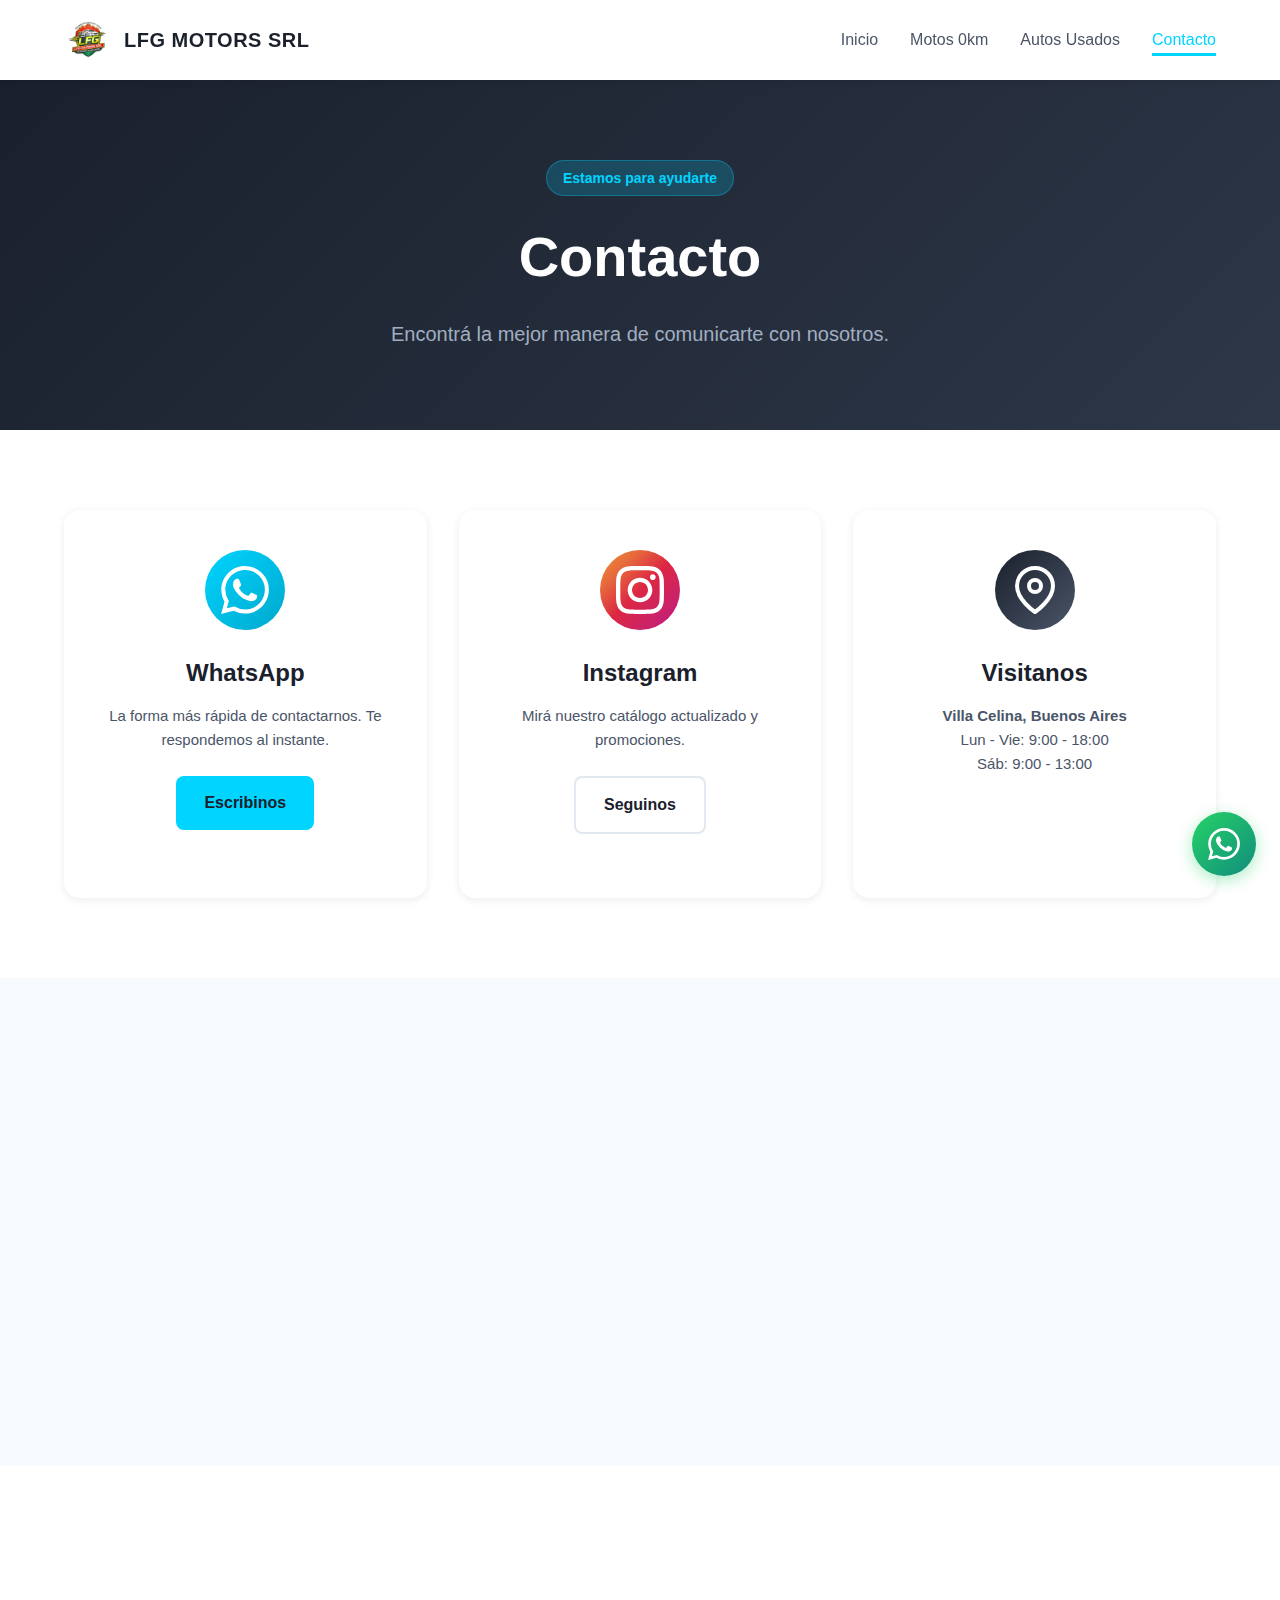
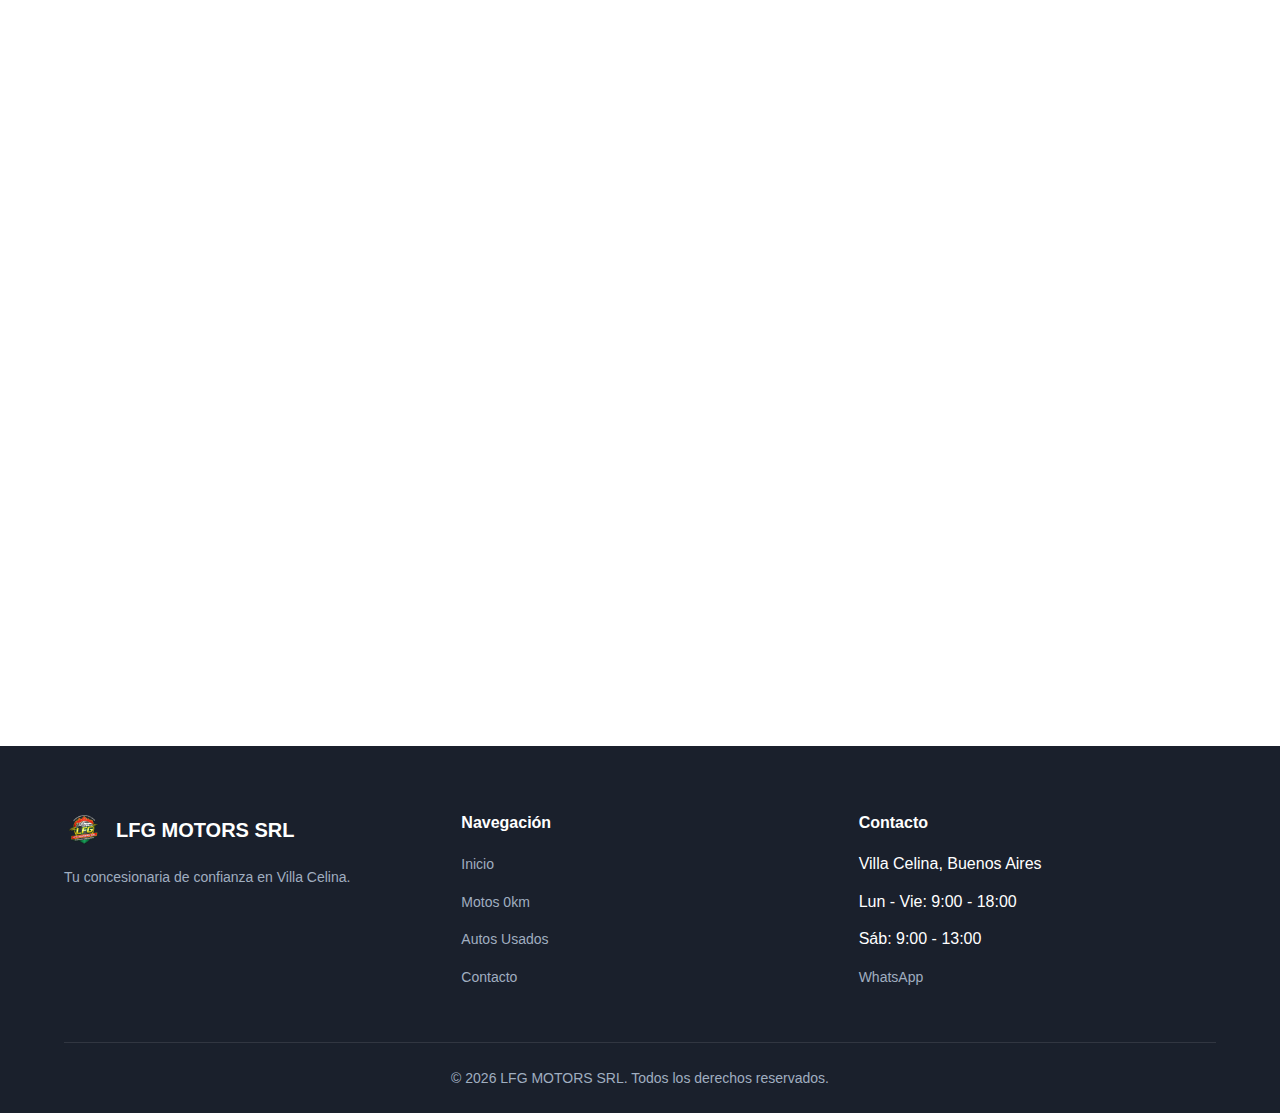
<file: contacto.html>
<!DOCTYPE html>
<html lang="es-AR">
<head>
    <meta charset="UTF-8">
    <meta name="viewport" content="width=device-width, initial-scale=1.0">
    <meta name="description" content="Contactá con LFG MOTORS SRL. Atención personalizada en Villa Celina, Buenos Aires.">
    <title>Contacto - LFG MOTORS SRL</title>
    <link rel="stylesheet" href="css/styles.css">
    <link rel="shortcut icon" href="assets/logo.png" type="image/x-icon">
</head>
<body>
    <header class="header" id="header">
        <div class="container">
            <div class="header-content">
                <div class="logo-wrapper">
                    <img src="assets/logo.png" alt="LFG MOTORS SRL" class="logo-img">
                    <span class="logo-text">LFG MOTORS SRL</span>
                </div>
                <button class="mobile-menu-btn" id="mobileMenuBtn" aria-label="Menú">
                    <span></span><span></span><span></span>
                </button>
                <nav class="nav" id="mainNav">
                    <ul class="nav-list">
                        <li><a href="index.html" class="nav-link">Inicio</a></li>
                        <li><a href="motos.html" class="nav-link">Motos 0km</a></li>
                        <li><a href="autos.html" class="nav-link">Autos Usados</a></li>
                        <li><a href="contacto.html" class="nav-link active">Contacto</a></li>
                    </ul>
                </nav>
            </div>
        </div>
    </header>

    <section class="page-hero">
        <div class="container">
            <div class="page-hero-content">
                <span class="page-tag fade-in">Estamos para ayudarte</span>
                <h1 class="page-title slide-up">Contacto</h1>
                <p class="page-description slide-up delay-1">Encontrá la mejor manera de comunicarte con nosotros.</p>
            </div>
        </div>
    </section>

    <section class="section contact-section">
        <div class="container">
            <div class="contact-grid">
                <div class="contact-card fade-in-section">
                    <div class="contact-card-icon whatsapp-icon">
                        <svg width="48" height="48" viewBox="0 0 24 24" fill="currentColor"><path d="M17.472 14.382c-.297-.149-1.758-.867-2.03-.967-.273-.099-.471-.148-.67.15-.197.297-.767.966-.94 1.164-.173.199-.347.223-.644.075-.297-.15-1.255-.463-2.39-1.475-.883-.788-1.48-1.761-1.653-2.059-.173-.297-.018-.458.13-.606.134-.133.298-.347.446-.52.149-.174.198-.298.298-.497.099-.198.05-.371-.025-.52-.075-.149-.669-1.612-.916-2.207-.242-.579-.487-.5-.669-.51-.173-.008-.371-.01-.57-.01-.198 0-.52.074-.792.372-.272.297-1.04 1.016-1.04 2.479 0 1.462 1.065 2.875 1.213 3.074.149.198 2.096 3.2 5.077 4.487.709.306 1.262.489 1.694.625.712.227 1.36.195 1.871.118.571-.085 1.758-.719 2.006-1.413.248-.694.248-1.289.173-1.413-.074-.124-.272-.198-.57-.347m-5.421 7.403h-.004a9.87 9.87 0 01-5.031-1.378l-.361-.214-3.741.982.998-3.648-.235-.374a9.86 9.86 0 01-1.51-5.26c.001-5.45 4.436-9.884 9.888-9.884 2.64 0 5.122 1.03 6.988 2.898a9.825 9.825 0 012.893 6.994c-.003 5.45-4.437 9.884-9.885 9.884m8.413-18.297A11.815 11.815 0 0012.05 0C5.495 0 .16 5.335.157 11.892c0 2.096.547 4.142 1.588 5.945L.057 24l6.305-1.654a11.882 11.882 0 005.683 1.448h.005c6.554 0 11.89-5.335 11.893-11.893a11.821 11.821 0 00-3.48-8.413Z"/></svg>
                    </div>
                    <h3>WhatsApp</h3>
                    <p>La forma más rápida de contactarnos. Te respondemos al instante.</p>
                    <a href="https://wa.me/541136364802?text=Hola%20LFG%20MOTORS%20SRL" class="btn btn-primary" target="_blank">Escribinos</a>
                </div>

                <div class="contact-card fade-in-section delay-1">
                    <div class="contact-card-icon instagram-icon">
                        <svg width="48" height="48" viewBox="0 0 24 24" fill="currentColor"><path d="M12 2.163c3.204 0 3.584.012 4.85.07 3.252.148 4.771 1.691 4.919 4.919.058 1.265.069 1.645.069 4.849 0 3.205-.012 3.584-.069 4.849-.149 3.225-1.664 4.771-4.919 4.919-1.266.058-1.644.07-4.85.07-3.204 0-3.584-.012-4.849-.07-3.26-.149-4.771-1.699-4.919-4.92-.058-1.265-.07-1.644-.07-4.849 0-3.204.013-3.583.07-4.849.149-3.227 1.664-4.771 4.919-4.919 1.266-.057 1.645-.069 4.849-.069zm0-2.163c-3.259 0-3.667.014-4.947.072-4.358.2-6.78 2.618-6.98 6.98-.059 1.281-.073 1.689-.073 4.948 0 3.259.014 3.668.072 4.948.2 4.358 2.618 6.78 6.98 6.98 1.281.058 1.689.072 4.948.072 3.259 0 3.668-.014 4.948-.072 4.354-.2 6.782-2.618 6.979-6.98.059-1.28.073-1.689.073-4.948 0-3.259-.014-3.667-.072-4.947-.196-4.354-2.617-6.78-6.979-6.98-1.281-.059-1.69-.073-4.949-.073zm0 5.838c-3.403 0-6.162 2.759-6.162 6.162s2.759 6.163 6.162 6.163 6.162-2.759 6.162-6.163c0-3.403-2.759-6.162-6.162-6.162zm0 10.162c-2.209 0-4-1.79-4-4 0-2.209 1.791-4 4-4s4 1.791 4 4c0 2.21-1.791 4-4 4zm6.406-11.845c-.796 0-1.441.645-1.441 1.44s.645 1.44 1.441 1.44c.795 0 1.439-.645 1.439-1.44s-.644-1.44-1.439-1.44z"/></svg>
                    </div>
                    <h3>Instagram</h3>
                    <p>Mirá nuestro catálogo actualizado y promociones.</p>
                    <a href="https://instagram.com/lfgmotorssrl" class="btn btn-secondary" target="_blank">Seguinos</a>
                </div>

                <div class="contact-card fade-in-section delay-2">
                    <div class="contact-card-icon location-icon">
                        <svg width="48" height="48" viewBox="0 0 24 24" fill="none" stroke="currentColor" stroke-width="2"><path d="M21 10c0 7-9 13-9 13s-9-6-9-13a9 9 0 0 1 18 0z"/><circle cx="12" cy="10" r="3"/></svg>
                    </div>
                    <h3>Visitanos</h3>
                    <p><strong>Villa Celina, Buenos Aires</strong><br>Lun - Vie: 9:00 - 18:00<br>Sáb: 9:00 - 13:00</p>
                    <a href="#mapa" class="btn btn-outline">Ver Mapa</a>
                </div>
            </div>
        </div>
    </section>

    <section class="section trust-section">
        <div class="container">
            <div class="trust-content fade-in-section">
                <h2>¿Por Qué Confiar en LFG Motors?</h2>
                <div class="trust-grid">
                    <div class="trust-item">
                        <div class="trust-icon">✓</div>
                        <h4>Años de Trayectoria</h4>
                        <p>Experiencia en el mercado automotor argentino</p>
                    </div>
                    <div class="trust-item">
                        <div class="trust-icon">✓</div>
                        <h4>Transparencia Total</h4>
                        <p>Documentación en regla y verificable</p>
                    </div>
                    <div class="trust-item">
                        <div class="trust-icon">✓</div>
                        <h4>Atención Personalizada</h4>
                        <p>Te asesoramos en cada paso</p>
                    </div>
                    <div class="trust-item">
                        <div class="trust-icon">✓</div>
                        <h4>Post Venta</h4>
                        <p>Seguimiento después de la compra</p>
                    </div>
                </div>
            </div>
        </div>
    </section>

    <section class="section section-map" id="mapa">
        <div class="container">
            <div class="section-header fade-in-section">
                <span class="section-tag">Ubicación</span>
                <h2 class="section-title">Cómo Llegar</h2>
                <p class="section-description">Te esperamos en Villa Celina, Buenos Aires</p>
            </div>
            <div class="map-wrapper fade-in-section">
                <iframe src="https://www.google.com/maps/embed?pb=!1m18!1m12!1m3!1d13135.454089373743!2d-58.49897!3d-34.70261!2m3!1f0!2f0!3f0!3m2!1i1024!2i768!4f13.1!3m3!1m2!1s0x95bcc8d6e1c1b7af%3A0x7f8f8f8f8f8f8f8f!2sVilla%20Celina%2C%20Buenos%20Aires!5e0!3m2!1ses!2sar!4v1234567890123" width="100%" height="500" style="border:0;" allowfullscreen="" loading="lazy"></iframe>
            </div>
        </div>
    </section>

    <footer class="footer">
        <div class="container">
            <div class="footer-content">
                <div class="footer-col">
                    <div class="footer-logo">
                        <img src="assets/logo.png" alt="LFG MOTORS SRL" class="footer-logo-img">
                        <span class="footer-logo-text">LFG MOTORS SRL</span>
                    </div>
                    <p class="footer-description">Tu concesionaria de confianza en Villa Celina.</p>
                </div>
                <div class="footer-col">
                    <h4>Navegación</h4>
                    <ul class="footer-links">
                        <li><a href="index.html">Inicio</a></li>
                        <li><a href="motos.html">Motos 0km</a></li>
                        <li><a href="autos.html">Autos Usados</a></li>
                        <li><a href="contacto.html">Contacto</a></li>
                    </ul>
                </div>
                <div class="footer-col">
                    <h4>Contacto</h4>
                    <ul class="footer-links">
                        <li>Villa Celina, Buenos Aires</li>
                        <li>Lun - Vie: 9:00 - 18:00</li>
                        <li>Sáb: 9:00 - 13:00</li>
                        <li><a href="https://wa.me/541136364802" target="_blank">WhatsApp</a></li>
                    </ul>
                </div>
            </div>
            <div class="footer-bottom">
                <p>&copy; 2026 LFG MOTORS SRL. Todos los derechos reservados.</p>
            </div>
        </div>
    </footer>

    <a href="https://wa.me/541136364802?text=Hola%20LFG%20MOTORS%20SRL" class="floating-whatsapp" target="_blank" aria-label="WhatsApp">
        <svg width="32" height="32" viewBox="0 0 24 24" fill="currentColor"><path d="M17.472 14.382c-.297-.149-1.758-.867-2.03-.967-.273-.099-.471-.148-.67.15-.197.297-.767.966-.94 1.164-.173.199-.347.223-.644.075-.297-.15-1.255-.463-2.39-1.475-.883-.788-1.48-1.761-1.653-2.059-.173-.297-.018-.458.13-.606.134-.133.298-.347.446-.52.149-.174.198-.298.298-.497.099-.198.05-.371-.025-.52-.075-.149-.669-1.612-.916-2.207-.242-.579-.487-.5-.669-.51-.173-.008-.371-.01-.57-.01-.198 0-.52.074-.792.372-.272.297-1.04 1.016-1.04 2.479 0 1.462 1.065 2.875 1.213 3.074.149.198 2.096 3.2 5.077 4.487.709.306 1.262.489 1.694.625.712.227 1.36.195 1.871.118.571-.085 1.758-.719 2.006-1.413.248-.694.248-1.289.173-1.413-.074-.124-.272-.198-.57-.347m-5.421 7.403h-.004a9.87 9.87 0 01-5.031-1.378l-.361-.214-3.741.982.998-3.648-.235-.374a9.86 9.86 0 01-1.51-5.26c.001-5.45 4.436-9.884 9.888-9.884 2.64 0 5.122 1.03 6.988 2.898a9.825 9.825 0 012.893 6.994c-.003 5.45-4.437 9.884-9.885 9.884m8.413-18.297A11.815 11.815 0 0012.05 0C5.495 0 .16 5.335.157 11.892c0 2.096.547 4.142 1.588 5.945L.057 24l6.305-1.654a11.882 11.882 0 005.683 1.448h.005c6.554 0 11.89-5.335 11.893-11.893a11.821 11.821 0 00-3.48-8.413Z"/></svg>
    </a>

    <script src="js/main.js"></script>
</body>
</html>
</file>
<file: css/styles.css>
/* LFG MOTORS SRL - CSS OPTIMIZADO Y CORREGIDO */

/* === RESET & BASE === */
*,*::before,*::after{margin:0;padding:0;box-sizing:border-box}
html{scroll-behavior:smooth;font-size:16px}
body{font-family:-apple-system,BlinkMacSystemFont,'Segoe UI',Roboto,Oxygen,Ubuntu,Cantarell,sans-serif;line-height:1.6;color:#1a202c;background:#fff;overflow-x:hidden}
img{max-width:100%;display:block}
a{text-decoration:none;color:inherit}
ul{list-style:none}
button{font-family:inherit;cursor:pointer}

/* === CSS VARIABLES === */
:root{
--primary:#00d4ff;
--primary-dark:#00a8cc;
--primary-light:#4de0ff;
--dark:#1a202c;
--gray:#4a5568;
--gray-light:#a0aec0;
--gray-lighter:#e2e8f0;
--gray-bg:#f7fafc;
--white:#ffffff;
--shadow-sm:0 2px 8px rgba(0,0,0,0.08);
--shadow-md:0 4px 16px rgba(0,0,0,0.12);
--shadow-lg:0 8px 32px rgba(0,0,0,0.16);
--shadow-xl:0 16px 48px rgba(0,0,0,0.2);
--transition-fast:0.2s ease;
--transition-base:0.3s ease;
--transition-slow:0.5s ease;
}

/* === CONTAINER === */
.container{max-width:1200px;margin:0 auto;padding:0 24px}
@media(max-width:768px){.container{padding:0 16px}}

/* === HEADER === */
.header{background:#fff;box-shadow:var(--shadow-sm);position:sticky;top:0;z-index:1000;transition:all var(--transition-base)}
.header.scrolled{box-shadow:var(--shadow-md)}
.header-content{display:flex;align-items:center;justify-content:space-between;padding:16px 0;gap:24px}
.logo-wrapper{display:flex;align-items:center;gap:12px}
.logo-img{height:48px;width:auto;object-fit:contain}
.logo-text{font-size:20px;font-weight:700;color:var(--dark);letter-spacing:0.5px}
.nav-list{display:flex;gap:32px;align-items:center}
.nav-link{font-weight:500;color:var(--gray);transition:color var(--transition-fast);position:relative;padding:8px 0}
.nav-link::after{content:'';position:absolute;bottom:0;left:0;width:0;height:3px;background:var(--primary);transition:width var(--transition-base)}
.nav-link:hover,.nav-link.active{color:var(--primary)}
.nav-link:hover::after,.nav-link.active::after{width:100%}

/* Mobile Menu */
.mobile-menu-btn{display:none;flex-direction:column;gap:5px;background:none;border:none;padding:8px}
.mobile-menu-btn span{width:28px;height:3px;background:var(--dark);border-radius:2px;transition:all var(--transition-base)}
.mobile-menu-btn.active span:nth-child(1){transform:rotate(45deg) translate(7px,7px)}
.mobile-menu-btn.active span:nth-child(2){opacity:0}
.mobile-menu-btn.active span:nth-child(3){transform:rotate(-45deg) translate(7px,-7px)}

@media(max-width:968px){
.mobile-menu-btn{display:flex}
.nav{position:fixed;top:80px;left:0;right:0;background:#fff;max-height:0;overflow:hidden;transition:max-height var(--transition-base);box-shadow:var(--shadow-lg)}
.nav.active{max-height:500px;padding:24px 0}
.nav-list{flex-direction:column;gap:0;width:100%}
.nav-link{padding:16px 24px;width:100%}
}

/* === HERO === */
.hero{position:relative;min-height:90vh;display:flex;align-items:center;background:linear-gradient(135deg,#1a202c 0%,#2d3748 100%);color:#fff;overflow:hidden}
.hero-background{position:absolute;inset:0;background:
radial-gradient(circle at 20% 50%,rgba(0,212,255,0.15) 0%,transparent 50%),
radial-gradient(circle at 80% 80%,rgba(0,212,255,0.1) 0%,transparent 50%);
animation:heroFloat 20s ease-in-out infinite}
.hero-content{position:relative;z-index:2;text-align:center;padding:80px 0}
.hero-badge{display:inline-block;background:rgba(0,212,255,0.2);color:var(--primary);padding:8px 20px;border-radius:24px;font-size:14px;font-weight:600;margin-bottom:24px;border:1px solid rgba(0,212,255,0.3)}
.hero-title{font-size:clamp(36px,8vw,72px);font-weight:800;line-height:1.1;margin-bottom:24px}
.hero-title .highlight{color:var(--primary);display:inline-block;position:relative}
.hero-subtitle{font-size:clamp(18px,3vw,24px);color:var(--gray-light);margin-bottom:40px;max-width:700px;margin-left:auto;margin-right:auto}
.hero-cta{display:flex;gap:16px;justify-content:center;flex-wrap:wrap;margin-bottom:64px}

/* === BUTTONS === */
.btn{display:inline-flex;align-items:center;justify-content:center;gap:8px;padding:14px 28px;border-radius:8px;font-weight:600;font-size:16px;transition:all var(--transition-base);border:none;cursor:pointer;position:relative;overflow:hidden}
.btn::before{content:'';position:absolute;top:50%;left:50%;width:0;height:0;background:rgba(255,255,255,0.2);border-radius:50%;transform:translate(-50%,-50%);transition:width 0.6s,height 0.6s}
.btn:hover::before{width:300px;height:300px}
.btn-primary{background:var(--primary);color:var(--dark)}
.btn-primary:hover{background:var(--primary-dark);transform:translateY(-2px);box-shadow:0 8px 24px rgba(0,212,255,0.4)}
.btn-secondary{background:#fff;color:var(--dark);border:2px solid var(--gray-lighter)}
.btn-secondary:hover{border-color:var(--primary);transform:translateY(-2px);box-shadow:var(--shadow-md)}
.btn-outline{background:transparent;color:#fff;border:2px solid #fff}
.btn-outline:hover{background:#fff;color:var(--dark);transform:translateY(-2px)}
.btn-lg{padding:16px 36px;font-size:18px}
.btn-block{width:100%;display:flex}

/* === SECTIONS === */
.section{padding:80px 0}
.section-alt{background:var(--gray-bg)}
.section-header{text-align:center;margin-bottom:56px}
.section-tag{display:inline-block;background:var(--primary);color:var(--dark);padding:6px 16px;border-radius:20px;font-size:14px;font-weight:600;margin-bottom:16px}
.section-title{font-size:clamp(32px,6vw,48px);font-weight:800;color:var(--dark);margin-bottom:16px;line-height:1.2}
.section-description{font-size:clamp(16px,2vw,20px);color:var(--gray);max-width:700px;margin:0 auto}
.section-cta{text-align:center;margin-top:48px}

/* === ABOUT SECTION === */
.about-content{max-width:900px;margin:0 auto}
.about-feature{display:flex;gap:20px;margin-bottom:32px;padding:24px;background:#fff;border-radius:12px;box-shadow:var(--shadow-sm);transition:all var(--transition-base)}
.about-feature:hover{transform:translateY(-4px);box-shadow:var(--shadow-md)}
.feature-icon{width:48px;height:48px;background:linear-gradient(135deg,var(--primary),var(--primary-dark));color:#fff;border-radius:50%;display:flex;align-items:center;justify-content:center;font-size:24px;font-weight:700;flex-shrink:0}
.about-feature h3{font-size:20px;margin-bottom:8px;color:var(--dark)}
.about-feature p{color:var(--gray)}

/* === PRODUCTS GRID === */
.products-grid{display:grid;grid-template-columns:repeat(auto-fill,minmax(320px,1fr));gap:32px}
.products-grid-full{display:grid;grid-template-columns:repeat(auto-fill,minmax(300px,1fr));gap:24px}
.product-card{background:#fff;border-radius:16px;overflow:hidden;box-shadow:var(--shadow-sm);transition:all var(--transition-base);cursor:pointer;position:relative;display:flex;flex-direction:column}
.product-card:hover{transform:translateY(-8px);box-shadow:var(--shadow-lg)}

/* AJUSTE PARA IMÁGENES UNIFORMES Y VISIBLES */
.product-image{
    position:relative;
    width:100%;
    height:250px; /* Altura fija para que todas sean iguales */
    background:var(--gray-lighter);
    overflow:hidden;
    flex-shrink:0;
}

.product-image img{
    width:100%;
    height:100%;
    object-fit:cover; /* Ajuste perfecto sin deformar */
    object-position:center;
    transition:transform 0.5s ease;
    display:block;
}

.product-card:hover .product-image img{transform:scale(1.1)}
.product-badge{position:absolute;top:12px;right:12px;background:var(--primary);color:var(--dark);padding:6px 14px;border-radius:20px;font-size:13px;font-weight:700;z-index:2}
.product-badge.car-badge{background:var(--dark);color:#fff}
.product-info{padding:24px;flex:1;display:flex;flex-direction:column}
.product-name{font-size:20px;font-weight:700;color:var(--dark);margin-bottom:12px}
.product-desc{color:var(--gray);font-size:14px;line-height:1.5;margin-bottom:16px}
.product-specs{display:flex;gap:12px;margin-bottom:16px;flex-wrap:wrap}
.product-spec{background:rgba(0,212,255,0.1);color:var(--dark);padding:6px 12px;border-radius:6px;font-size:13px;font-weight:600}
.product-price{font-size:26px;font-weight:800;color:var(--primary);margin-bottom:16px}
.product-cta{width:100%;background:var(--primary);color:var(--dark);padding:12px;border-radius:8px;font-weight:600;border:none;transition:all var(--transition-base);margin-top:auto}
.product-cta:hover{background:var(--primary-dark);transform:translateY(-2px)}

/* === PAGE HERO === */
.page-hero{background:linear-gradient(135deg,#1a202c 0%,#2d3748 100%);color:#fff;padding:80px 0;text-align:center}
.page-hero-content{max-width:800px;margin:0 auto}
.page-tag{display:inline-block;background:rgba(0,212,255,0.2);color:var(--primary);padding:6px 16px;border-radius:20px;font-size:14px;font-weight:600;margin-bottom:16px;border:1px solid rgba(0,212,255,0.3)}
.page-title{font-size:clamp(36px,8vw,56px);font-weight:800;margin-bottom:16px}
.page-description{font-size:clamp(16px,3vw,20px);color:var(--gray-light)}

/* === FILTERS === */
.filters-section{padding:32px 0;background:#fff;border-bottom:1px solid var(--gray-lighter)}
.filters-wrapper{display:flex;justify-content:space-between;align-items:center;gap:24px;flex-wrap:wrap}
.filter-group{display:flex;align-items:center;gap:12px}
.filter-group label{font-weight:600;color:var(--dark)}
.filter-select{padding:10px 16px;border:2px solid var(--gray-lighter);border-radius:8px;font-size:15px;background:#fff;color:var(--dark);cursor:pointer;transition:border-color var(--transition-fast)}
.filter-select:focus{outline:none;border-color:var(--primary)}
.results-count{color:var(--gray);font-size:15px;font-weight:500}

/* === CTA SECTION === */
.cta-section{background:linear-gradient(135deg,var(--primary),var(--primary-dark));color:#fff}
.cta-box{text-align:center;max-width:700px;margin:0 auto;padding:64px 32px;background:rgba(255,255,255,0.1);border-radius:24px;backdrop-filter:blur(10px)}
.cta-box h2{font-size:clamp(28px,6vw,42px);font-weight:800;margin-bottom:16px}
.cta-box p{font-size:clamp(16px,3vw,20px);margin-bottom:32px;opacity:0.95}

/* === CONTACT PAGE === */
.contact-section{padding:80px 0}
.contact-grid{display:grid;grid-template-columns:repeat(auto-fit,minmax(300px,1fr));gap:32px}
.contact-card{background:#fff;padding:40px;border-radius:16px;box-shadow:var(--shadow-sm);text-align:center;transition:all var(--transition-base)}
.contact-card:hover{transform:translateY(-8px);box-shadow:var(--shadow-lg)}
.contact-card-icon{width:80px;height:80px;margin:0 auto 24px;display:flex;align-items:center;justify-content:center;border-radius:50%;background:linear-gradient(135deg,var(--primary),var(--primary-dark))}
.contact-card-icon svg{color:#fff}
.instagram-icon{background:linear-gradient(135deg,#f09433,#e6683c,#dc2743,#cc2366,#bc1888)}
.location-icon{background:linear-gradient(135deg,var(--dark),var(--gray))}
.contact-card h3{font-size:24px;font-weight:700;margin-bottom:12px;color:var(--dark)}
.contact-card p{color:var(--gray);margin-bottom:24px;font-size:15px}
.trust-section{background:var(--gray-bg);padding:80px 0}
.trust-content{text-align:center}
.trust-content h2{font-size:clamp(28px,6vw,40px);font-weight:800;margin-bottom:48px;color:var(--dark)}
.trust-grid{display:grid;grid-template-columns:repeat(auto-fit,minmax(250px,1fr));gap:32px;margin-top:32px}
.trust-item{background:#fff;padding:32px;border-radius:12px;box-shadow:var(--shadow-sm)}
.trust-icon{width:48px;height:48px;margin:0 auto 16px;background:var(--primary);color:#fff;border-radius:50%;display:flex;align-items:center;justify-content:center;font-size:24px;font-weight:700}
.trust-item h4{font-size:18px;font-weight:700;margin-bottom:8px;color:var(--dark)}
.trust-item p{color:var(--gray);font-size:14px}
.section-map{padding:80px 0}
.map-wrapper{border-radius:16px;overflow:hidden;box-shadow:var(--shadow-md)}

/* === FOOTER === */
.footer{background:var(--dark);color:#fff;padding:64px 0 24px}
.footer-content{display:grid;grid-template-columns:repeat(auto-fit,minmax(250px,1fr));gap:40px;margin-bottom:40px}
.footer-logo{display:flex;align-items:center;gap:12px;margin-bottom:16px}
.footer-logo-img{height:40px;width:auto}
.footer-logo-text{font-size:20px;font-weight:700}
.footer-description{color:var(--gray-light);font-size:14px;margin-bottom:24px;line-height:1.6}
.footer-col h4{font-size:16px;font-weight:700;margin-bottom:16px}
.footer-links li{margin-bottom:12px}
.footer-links a{color:var(--gray-light);font-size:14px;transition:color var(--transition-fast)}
.footer-links a:hover{color:var(--primary)}
.footer-bottom{border-top:1px solid rgba(255,255,255,0.1);padding-top:24px;text-align:center}
.footer-bottom p{color:var(--gray-light);font-size:14px}

/* === MODAL === */
.modal{position:fixed;inset:0;z-index:9999;display:none;align-items:center;justify-content:center;padding:20px}
.modal.active{display:flex}
.modal-backdrop{position:absolute;inset:0;background:rgba(0,0,0,0.7);backdrop-filter:blur(8px);animation:fadeIn 0.3s ease}
.modal-content{position:relative;background:#fff;max-width:900px;width:100%;max-height:90vh;overflow:auto;border-radius:24px;box-shadow:var(--shadow-xl);animation:modalSlideUp 0.4s ease;z-index:2}
.modal-close{position:absolute;top:20px;right:20px;width:40px;height:40px;background:rgba(0,0,0,0.1);border:none;border-radius:50%;display:flex;align-items:center;justify-content:center;transition:all var(--transition-base);z-index:3}
.modal-close:hover{background:var(--primary);transform:rotate(90deg)}
.modal-body{display:grid;grid-template-columns:1fr 1fr;gap:0}
.modal-image{position:relative;min-height:400px;background:var(--gray-lighter)}
.modal-image img{width:100%;height:100%;object-fit:cover}
.modal-info{padding:40px}
.modal-badge{display:inline-block;background:var(--primary);color:var(--dark);padding:8px 16px;border-radius:20px;font-size:14px;font-weight:700;margin-bottom:16px}
.modal-title{font-size:28px;font-weight:800;color:var(--dark);margin-bottom:16px;line-height:1.2}
.modal-description{color:var(--gray);font-size:15px;line-height:1.6;margin-bottom:24px}
.modal-specs{display:flex;flex-wrap:wrap;gap:8px;margin-bottom:24px}
.modal-specs span{background:rgba(0,212,255,0.1);color:var(--dark);padding:8px 16px;border-radius:8px;font-size:14px;font-weight:600}
.modal-price{font-size:32px;font-weight:800;color:var(--primary);margin-bottom:24px}

/* === FLOATING WHATSAPP === */
.floating-whatsapp{position:fixed;bottom:24px;right:24px;width:64px;height:64px;background:linear-gradient(135deg,#25d366,#128c7e);border-radius:50%;display:flex;align-items:center;justify-content:center;box-shadow:0 4px 16px rgba(37,211,102,0.4);z-index:999;transition:all var(--transition-base);animation:pulse 2s infinite}
.floating-whatsapp:hover{transform:scale(1.1);box-shadow:0 8px 24px rgba(37,211,102,0.6)}
.floating-whatsapp svg{color:#fff}

/* === ANIMATIONS === */
@keyframes fadeIn{from{opacity:0}to{opacity:1}}
@keyframes fadeInUp{from{opacity:0;transform:translateY(30px)}to{opacity:1;transform:translateY(0)}}
@keyframes modalSlideUp{from{opacity:0;transform:translateY(50px) scale(0.9)}to{opacity:1;transform:translateY(0) scale(1)}}
@keyframes heroFloat{0%,100%{transform:translateY(0)}50%{transform:translateY(-20px)}}
@keyframes pulse{0%,100%{box-shadow:0 4px 16px rgba(37,211,102,0.4)}50%{box-shadow:0 4px 32px rgba(37,211,102,0.8)}}

/* Scroll Animations */
.fade-in{animation:fadeIn 0.8s ease}
.fade-in-section{opacity:0;transform:translateY(30px);transition:opacity 0.6s ease,transform 0.6s ease}
.fade-in-section.visible{opacity:1;transform:translateY(0)}
.slide-up{animation:fadeInUp 0.8s ease}
.slide-up.delay-1{animation-delay:0.2s}
.slide-up.delay-2{animation-delay:0.4s}

/* === RESPONSIVE === */
@media(max-width:968px){
.hero{min-height:auto;padding:80px 0}
.section{padding:64px 0}
.section-header{margin-bottom:40px}
.products-grid,.products-grid-full{grid-template-columns:repeat(auto-fill,minmax(280px,1fr));gap:20px}
.modal-body{grid-template-columns:1fr}
.modal-image{min-height:300px}
.modal-info{padding:32px 24px}
}

@media(max-width:640px){
.hero-cta{flex-direction:column;width:100%}
.hero-cta .btn{width:100%}
.btn-lg{padding:14px 28px;font-size:16px}
.products-grid,.products-grid-full{grid-template-columns:1fr}
.contact-grid{grid-template-columns:1fr}
.trust-grid{grid-template-columns:1fr}
.footer-content{grid-template-columns:1fr}
.floating-whatsapp{width:56px;height:56px;bottom:16px;right:16px}
}
</file>
